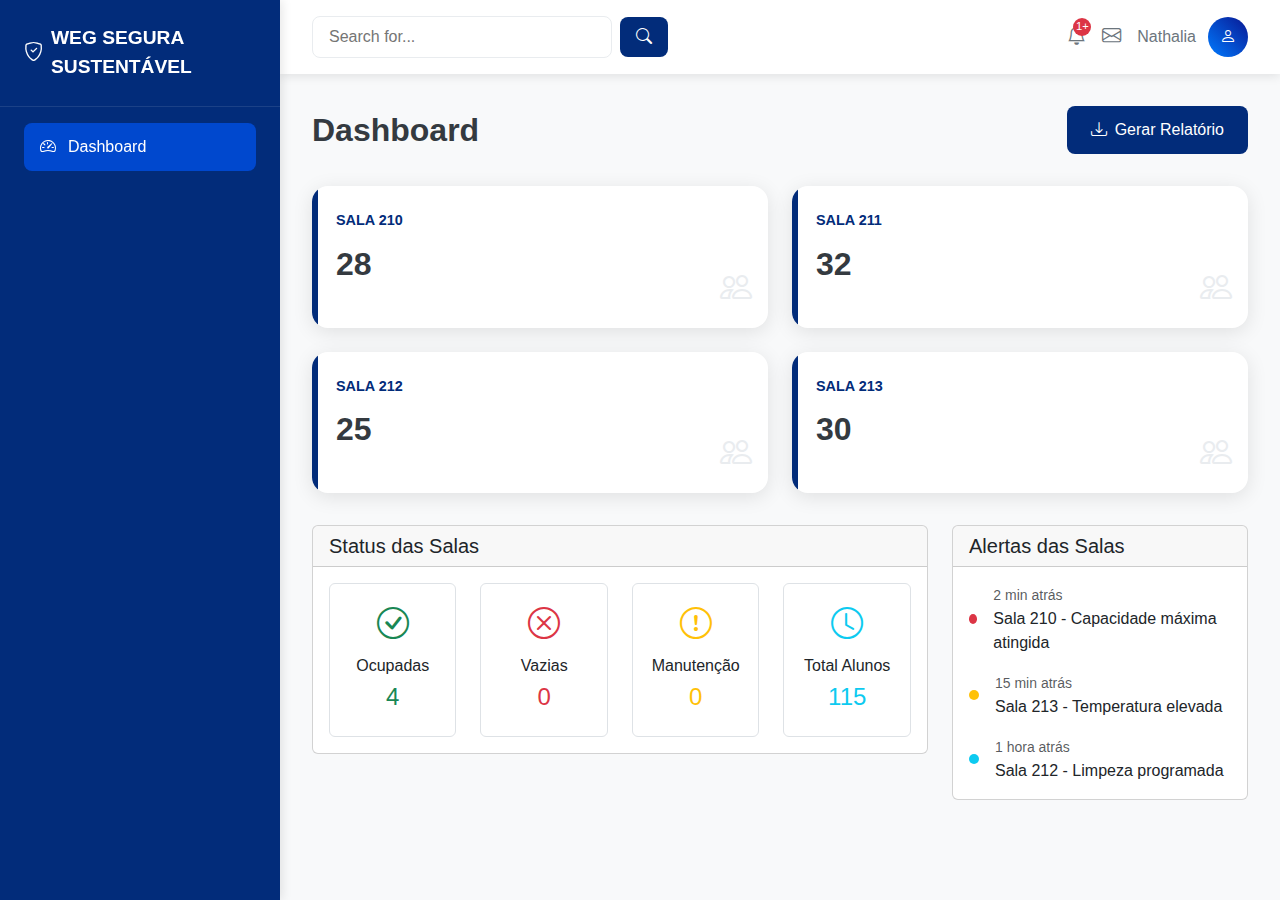
<file: seguranca/src/main/resources/templates/index.html>
<!DOCTYPE html>
<html lang="pt-BR">

<head>
    <meta charset="UTF-8">
    <meta name="viewport" content="width=device-width, initial-scale=1.0">
    <title>WEG Segura Sustentável - Dashboard</title>

    <link href="https://cdn.jsdelivr.net/npm/bootstrap@5.3.0/dist/css/bootstrap.min.css" rel="stylesheet">
    <link href="https://cdn.jsdelivr.net/npm/bootstrap-icons@1.10.0/font/bootstrap-icons.css" rel="stylesheet">
    <link rel="icon" href="./Images/weg.png" type="image/x-icon">
    <link rel="stylesheet" href="./style.css">

</head>

<body>
    <nav class="sidebar">
        <div class="sidebar-header">
            <a href="#" class="sidebar-brand">
                <i class="bi bi-shield-check"></i>
                WEG SEGURA SUSTENTÁVEL
            </a>
        </div>

        <div class="sidebar-nav">
            <div class="nav-section">
                <div class="nav-item">
                    <a href="#" class="nav-link active">
                        <i class="bi bi-speedometer2"></i>
                        Dashboard
                    </a>
                </div>
            </div>

            
        </div>
    </nav>

    <div class="main-content">
        <header class="header">
            <div class="search-container">
                <input type="text" class="search-input" placeholder="Search for...">
                <button class="search-btn">
                    <i class="bi bi-search"></i>
                </button>
            </div>

            <div class="header-right">
                <div class="notification-icon">
                    <i class="bi bi-bell"></i>
                    <span class="notification-badge">1+</span>
                </div>

                <div class="notification-icon">
                    <i class="bi bi-envelope"></i>
                </div>

                <div class="user-info">
                    <span>Nathalia</span>
                    <div class="user-avatar">
                        <i class="bi bi-person"></i>
                    </div>
                </div>
            </div>
        </header>

        <main class="dashboard-content">
            <div class="dashboard-header">
                <h1 class="dashboard-title">Dashboard</h1>
                <button class="report-btn">
                    <i class="bi bi-download"></i>
                    Gerar Relatório
                </button>
            </div>

            <div class="stats-cards">
                <div class="stat-card">
                    <div class="stat-title">SALA 210</div>
                    <div class="stat-value">28</div>
                    <i class="bi bi-people stat-icon"></i>
                </div>

                <div class="stat-card">
                    <div class="stat-title">SALA 211</div>
                    <div class="stat-value">32</div>
                    <i class="bi bi-people stat-icon"></i>
                </div>

                <div class="stat-card">
                    <div class="stat-title">SALA 212</div>
                    <div class="stat-value">25</div>
                    <i class="bi bi-people stat-icon"></i>
                </div>

                <div class="stat-card">
                    <div class="stat-title">SALA 213</div>
                    <div class="stat-value">30</div>
                    <i class="bi bi-people stat-icon"></i>
                </div>
            </div>

            <div class="row">
                <div class="col-lg-8">
                    <div class="card">
                        <div class="card-header">
                            <h5 class="card-title mb-0">Status das Salas</h5>
                        </div>
                        <div class="card-body">
                            <div class="row text-center">
                                <div class="col-md-3">
                                    <div class="border rounded p-3">
                                        <i class="bi bi-check-circle text-success" style="font-size: 2rem;"></i>
                                        <h6 class="mt-2">Ocupadas</h6>
                                        <h4 class="text-success">4</h4>
                                    </div>
                                </div>
                                <div class="col-md-3">
                                    <div class="border rounded p-3">
                                        <i class="bi bi-x-circle text-danger" style="font-size: 2rem;"></i>
                                        <h6 class="mt-2">Vazias</h6>
                                        <h4 class="text-danger">0</h4>
                                    </div>
                                </div>
                                <div class="col-md-3">
                                    <div class="border rounded p-3">
                                        <i class="bi bi-exclamation-circle text-warning" style="font-size: 2rem;"></i>
                                        <h6 class="mt-2">Manutenção</h6>
                                        <h4 class="text-warning">0</h4>
                                    </div>
                                </div>
                                <div class="col-md-3">
                                    <div class="border rounded p-3">
                                        <i class="bi bi-clock text-info" style="font-size: 2rem;"></i>
                                        <h6 class="mt-2">Total Alunos</h6>
                                        <h4 class="text-info">115</h4>
                                    </div>
                                </div>
                            </div>
                        </div>
                    </div>
                </div>

                <div class="col-lg-4">
                    <div class="card">
                        <div class="card-header">
                            <h5 class="card-title mb-0">Alertas das Salas</h5>
                        </div>
                        <div class="card-body">
                            <div class="d-flex align-items-center mb-3">
                                <div class="bg-danger rounded-circle me-3" style="width: 10px; height: 10px;"></div>
                                <div>
                                    <small class="text-muted">2 min atrás</small>
                                    <p class="mb-0">Sala 210 - Capacidade máxima atingida</p>
                                </div>
                            </div>
                            <div class="d-flex align-items-center mb-3">
                                <div class="bg-warning rounded-circle me-3" style="width: 10px; height: 10px;"></div>
                                <div>
                                    <small class="text-muted">15 min atrás</small>
                                    <p class="mb-0">Sala 213 - Temperatura elevada</p>
                                </div>
                            </div>
                            <div class="d-flex align-items-center">
                                <div class="bg-info rounded-circle me-3" style="width: 10px; height: 10px;"></div>
                                <div>
                                    <small class="text-muted">1 hora atrás</small>
                                    <p class="mb-0">Sala 212 - Limpeza programada</p>
                                </div>
                            </div>
                        </div>
                    </div>
                </div>
            </div>
        </main>
    </div>

    <script src="https://cdn.jsdelivr.net/npm/bootstrap@5.3.0/dist/js/bootstrap.bundle.min.js"></script>

    <script>
        // Dados das salas
        const salasData = {
            'SALA 210': { alunos: 28, capacidade: 30, status: 'ocupada', professor: 'Prof. Vavin' },
            'SALA 211': { alunos: 32, capacidade: 35, status: 'ocupada', professor: 'Prof. Brunin' },
            'SALA 212': { alunos: 25, capacidade: 30, status: 'ocupada', professor: 'Prof. Krizin' },
            'SALA 213': { alunos: 30, capacidade: 32, status: 'ocupada', professor: 'Prof. Luquin' }
        };

        document.addEventListener('DOMContentLoaded', function () {
            // Make cards clickable with detailed information
            const statCards = document.querySelectorAll('.stat-card');
            statCards.forEach(card => {
                card.style.cursor = 'pointer';
                card.addEventListener('click', function () {
                    const salaTitle = this.querySelector('.stat-title').textContent;
                    const salaData = salasData[salaTitle];

                    if (salaData) {
                        const modal = `
                             <div class="modal fade" id="salaModal" tabindex="-1">
                                 <div class="modal-dialog">
                                     <div class="modal-content">
                                         <div class="modal-header">
                                             <h5 class="modal-title">${salaTitle}</h5>
                                             <button type="button" class="btn-close" data-bs-dismiss="modal"></button>
                                         </div>
                                         <div class="modal-body">
                                             <div class="row">
                                                 <div class="col-6">
                                                     <p><strong>Alunos:</strong> ${salaData.alunos}</p>
                                                     <p><strong>Capacidade:</strong> ${salaData.capacidade}</p>
                                                 </div>
                                                 <div class="col-6">
                                                     <p><strong>Status:</strong> <span class="badge bg-success">${salaData.status}</span></p>
                                                     <p><strong>Professor:</strong> ${salaData.professor}</p>
                                                 </div>
                                             </div>
                                             <div class="progress mt-3">
                                                 <div class="progress-bar" style="width: ${(salaData.alunos / salaData.capacidade) * 100}%">
                                                     ${Math.round((salaData.alunos / salaData.capacidade) * 100)}%
                                                 </div>
                                             </div>
                                         </div>
                                     </div>
                                 </div>
                             </div>
                         `;

                        // Remove existing modal if any
                        const existingModal = document.getElementById('salaModal');
                        if (existingModal) {
                            existingModal.remove();
                        }

                        // Add new modal
                        document.body.insertAdjacentHTML('beforeend', modal);

                        // Show modal
                        const modalElement = new bootstrap.Modal(document.getElementById('salaModal'));
                        modalElement.show();
                    }

                    // Animation effect
                    this.style.transform = 'scale(1.02)';
                    setTimeout(() => {
                        this.style.transform = 'scale(1)';
                    }, 200);
                });
            });

            // Search functionality with real filtering
            const searchInput = document.querySelector('.search-input');
            const searchBtn = document.querySelector('.search-btn');

            searchBtn.addEventListener('click', function () {
                const searchTerm = searchInput.value.toLowerCase().trim();
                if (searchTerm) {
                    const matchingSalas = Object.keys(salasData).filter(sala =>
                        sala.toLowerCase().includes(searchTerm) ||
                        salasData[sala].professor.toLowerCase().includes(searchTerm)
                    );

                    if (matchingSalas.length > 0) {
                        const results = matchingSalas.map(sala =>
                            `${sala}: ${salasData[sala].alunos} alunos (${salasData[sala].professor})`
                        ).join('\n');
                        alert(`Resultados da busca:\n\n${results}`);
                    } else {
                        alert('Nenhuma sala encontrada com esse termo.');
                    }
                } else {
                    alert('Digite um termo para pesquisar.');
                }
            });

            // Enter key for search
            searchInput.addEventListener('keypress', function (e) {
                if (e.key === 'Enter') {
                    searchBtn.click();
                }
            });

            // Report button with real data
            const reportBtn = document.querySelector('.report-btn');
            reportBtn.addEventListener('click', function () {
                const totalAlunos = Object.values(salasData).reduce((sum, sala) => sum + sala.alunos, 0);
                const totalCapacidade = Object.values(salasData).reduce((sum, sala) => sum + sala.capacidade, 0);
                const ocupacaoMedia = Math.round((totalAlunos / totalCapacidade) * 100);

                const report = `
RELATÓRIO DE OCUPAÇÃO DAS SALAS
Data: ${new Date().toLocaleDateString('pt-BR')}

RESUMO:
- Total de Salas: 4
- Total de Alunos: ${totalAlunos}
- Capacidade Total: ${totalCapacidade}
- Ocupação Média: ${ocupacaoMedia}%

DETALHES POR SALA:
${Object.entries(salasData).map(([sala, data]) =>
                    `${sala}: ${data.alunos}/${data.capacidade} alunos (${Math.round((data.alunos / data.capacidade) * 100)}%) - ${data.professor}`
                ).join('\n')}
                 `;

                // Create and download report
                const blob = new Blob([report], { type: 'text/plain' });
                const url = window.URL.createObjectURL(blob);
                const a = document.createElement('a');
                a.href = url;
                a.download = `relatorio_salas_${new Date().toISOString().split('T')[0]}.txt`;
                a.click();
                window.URL.revokeObjectURL(url);

                alert('Relatório gerado e baixado com sucesso!');
            });

            // Real-time updates simulation
            setInterval(() => {
                // Simulate small changes in student count
                Object.keys(salasData).forEach(sala => {
                    if (Math.random() < 0.1) { // 10% chance of change
                        const change = Math.random() < 0.5 ? 1 : -1;
                        const newCount = Math.max(0, Math.min(salasData[sala].capacidade, salasData[sala].alunos + change));
                        salasData[sala].alunos = newCount;

                        // Update the card display
                        const card = Array.from(statCards).find(card =>
                            card.querySelector('.stat-title').textContent === sala
                        );
                        if (card) {
                            card.querySelector('.stat-value').textContent = newCount;
                        }
                    }
                });
            }, 30000); // Update every 30 seconds
        });
    </script>
</body>

</html>
</file>
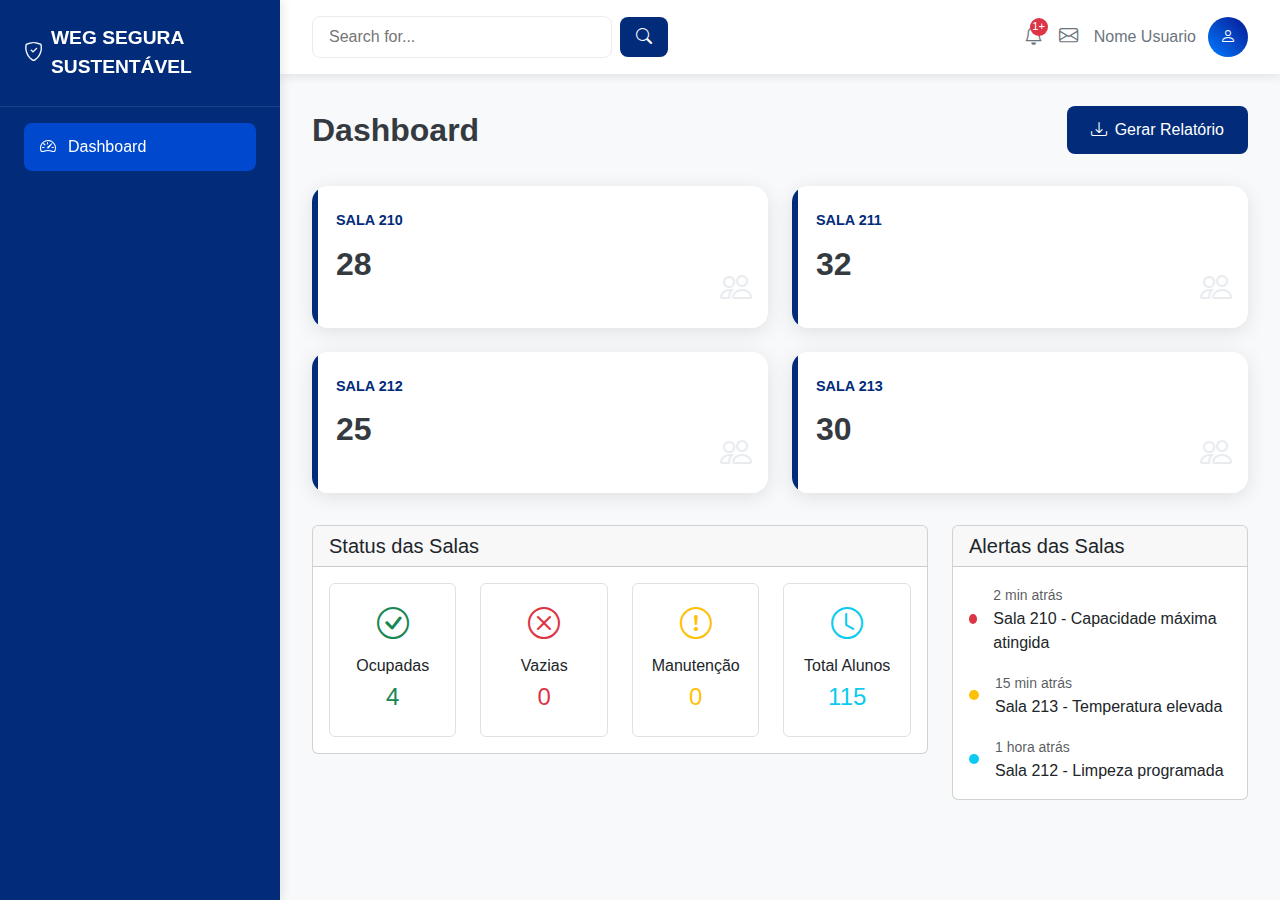
<file: seguranca/src/main/resources/templates/front-end/index.html>
<!DOCTYPE html>
<html lang="pt-BR">

<head>
    <meta charset="UTF-8">
    <meta name="viewport" content="width=device-width, initial-scale=1.0">
    <title>WEG Segura Sustentável - Dashboard</title>

    <link href="https://cdn.jsdelivr.net/npm/bootstrap@5.3.0/dist/css/bootstrap.min.css" rel="stylesheet">
    <link href="https://cdn.jsdelivr.net/npm/bootstrap-icons@1.10.0/font/bootstrap-icons.css" rel="stylesheet">
    <link rel="stylesheet" href="style.css">

</head>

<body>
    <nav class="sidebar">
        <div class="sidebar-header">
            <a href="#" class="sidebar-brand">
                <i class="bi bi-shield-check"></i>
                WEG SEGURA SUSTENTÁVEL
            </a>
        </div>

        <div class="sidebar-nav">
            <div class="nav-section">
                <div class="nav-item">
                    <a href="#" class="nav-link active">
                        <i class="bi bi-speedometer2"></i>
                        Dashboard
                    </a>
                </div>
            </div>

            
        </div>
    </nav>

    <div class="main-content">
        <header class="header">
            <div class="search-container">
                <input type="text" class="search-input" placeholder="Search for...">
                <button class="search-btn">
                    <i class="bi bi-search"></i>
                </button>
            </div>

            <div class="header-right">
                <div class="notification-icon">
                    <i class="bi bi-bell"></i>
                    <span class="notification-badge">1+</span>
                </div>

                <div class="notification-icon">
                    <i class="bi bi-envelope"></i>
                </div>

                <div class="user-info">
                    <span>Nome Usuario</span>
                    <div class="user-avatar">
                        <i class="bi bi-person"></i>
                    </div>
                </div>
            </div>
        </header>

        <main class="dashboard-content">
            <div class="dashboard-header">
                <h1 class="dashboard-title">Dashboard</h1>
                <button class="report-btn">
                    <i class="bi bi-download"></i>
                    Gerar Relatório
                </button>
            </div>

            <div class="stats-cards">
                <div class="stat-card">
                    <div class="stat-title">SALA 210</div>
                    <div class="stat-value">28</div>
                    <i class="bi bi-people stat-icon"></i>
                </div>

                <div class="stat-card">
                    <div class="stat-title">SALA 211</div>
                    <div class="stat-value">32</div>
                    <i class="bi bi-people stat-icon"></i>
                </div>

                <div class="stat-card">
                    <div class="stat-title">SALA 212</div>
                    <div class="stat-value">25</div>
                    <i class="bi bi-people stat-icon"></i>
                </div>

                <div class="stat-card">
                    <div class="stat-title">SALA 213</div>
                    <div class="stat-value">30</div>
                    <i class="bi bi-people stat-icon"></i>
                </div>
            </div>

            <div class="row">
                <div class="col-lg-8">
                    <div class="card">
                        <div class="card-header">
                            <h5 class="card-title mb-0">Status das Salas</h5>
                        </div>
                        <div class="card-body">
                            <div class="row text-center">
                                <div class="col-md-3">
                                    <div class="border rounded p-3">
                                        <i class="bi bi-check-circle text-success" style="font-size: 2rem;"></i>
                                        <h6 class="mt-2">Ocupadas</h6>
                                        <h4 class="text-success">4</h4>
                                    </div>
                                </div>
                                <div class="col-md-3">
                                    <div class="border rounded p-3">
                                        <i class="bi bi-x-circle text-danger" style="font-size: 2rem;"></i>
                                        <h6 class="mt-2">Vazias</h6>
                                        <h4 class="text-danger">0</h4>
                                    </div>
                                </div>
                                <div class="col-md-3">
                                    <div class="border rounded p-3">
                                        <i class="bi bi-exclamation-circle text-warning" style="font-size: 2rem;"></i>
                                        <h6 class="mt-2">Manutenção</h6>
                                        <h4 class="text-warning">0</h4>
                                    </div>
                                </div>
                                <div class="col-md-3">
                                    <div class="border rounded p-3">
                                        <i class="bi bi-clock text-info" style="font-size: 2rem;"></i>
                                        <h6 class="mt-2">Total Alunos</h6>
                                        <h4 class="text-info">115</h4>
                                    </div>
                                </div>
                            </div>
                        </div>
                    </div>
                </div>

                <div class="col-lg-4">
                    <div class="card">
                        <div class="card-header">
                            <h5 class="card-title mb-0">Alertas das Salas</h5>
                        </div>
                        <div class="card-body">
                            <div class="d-flex align-items-center mb-3">
                                <div class="bg-danger rounded-circle me-3" style="width: 10px; height: 10px;"></div>
                                <div>
                                    <small class="text-muted">2 min atrás</small>
                                    <p class="mb-0">Sala 210 - Capacidade máxima atingida</p>
                                </div>
                            </div>
                            <div class="d-flex align-items-center mb-3">
                                <div class="bg-warning rounded-circle me-3" style="width: 10px; height: 10px;"></div>
                                <div>
                                    <small class="text-muted">15 min atrás</small>
                                    <p class="mb-0">Sala 213 - Temperatura elevada</p>
                                </div>
                            </div>
                            <div class="d-flex align-items-center">
                                <div class="bg-info rounded-circle me-3" style="width: 10px; height: 10px;"></div>
                                <div>
                                    <small class="text-muted">1 hora atrás</small>
                                    <p class="mb-0">Sala 212 - Limpeza programada</p>
                                </div>
                            </div>
                        </div>
                    </div>
                </div>
            </div>
        </main>
    </div>

    <script src="https://cdn.jsdelivr.net/npm/bootstrap@5.3.0/dist/js/bootstrap.bundle.min.js"></script>

    <script>
        // Dados das salas
        const salasData = {
            'SALA 210': { alunos: 28, capacidade: 30, status: 'ocupada', professor: 'Prof. Silva' },
            'SALA 211': { alunos: 32, capacidade: 35, status: 'ocupada', professor: 'Prof. Santos' },
            'SALA 212': { alunos: 25, capacidade: 30, status: 'ocupada', professor: 'Prof. Costa' },
            'SALA 213': { alunos: 30, capacidade: 32, status: 'ocupada', professor: 'Prof. Oliveira' }
        };

        document.addEventListener('DOMContentLoaded', function () {
            // Make cards clickable with detailed information
            const statCards = document.querySelectorAll('.stat-card');
            statCards.forEach(card => {
                card.style.cursor = 'pointer';
                card.addEventListener('click', function () {
                    const salaTitle = this.querySelector('.stat-title').textContent;
                    const salaData = salasData[salaTitle];

                    if (salaData) {
                        const modal = `
                             <div class="modal fade" id="salaModal" tabindex="-1">
                                 <div class="modal-dialog">
                                     <div class="modal-content">
                                         <div class="modal-header">
                                             <h5 class="modal-title">${salaTitle}</h5>
                                             <button type="button" class="btn-close" data-bs-dismiss="modal"></button>
                                         </div>
                                         <div class="modal-body">
                                             <div class="row">
                                                 <div class="col-6">
                                                     <p><strong>Alunos:</strong> ${salaData.alunos}</p>
                                                     <p><strong>Capacidade:</strong> ${salaData.capacidade}</p>
                                                 </div>
                                                 <div class="col-6">
                                                     <p><strong>Status:</strong> <span class="badge bg-success">${salaData.status}</span></p>
                                                     <p><strong>Professor:</strong> ${salaData.professor}</p>
                                                 </div>
                                             </div>
                                             <div class="progress mt-3">
                                                 <div class="progress-bar" style="width: ${(salaData.alunos / salaData.capacidade) * 100}%">
                                                     ${Math.round((salaData.alunos / salaData.capacidade) * 100)}%
                                                 </div>
                                             </div>
                                         </div>
                                     </div>
                                 </div>
                             </div>
                         `;

                        // Remove existing modal if any
                        const existingModal = document.getElementById('salaModal');
                        if (existingModal) {
                            existingModal.remove();
                        }

                        // Add new modal
                        document.body.insertAdjacentHTML('beforeend', modal);

                        // Show modal
                        const modalElement = new bootstrap.Modal(document.getElementById('salaModal'));
                        modalElement.show();
                    }

                    // Animation effect
                    this.style.transform = 'scale(1.02)';
                    setTimeout(() => {
                        this.style.transform = 'scale(1)';
                    }, 200);
                });
            });

            // Search functionality with real filtering
            const searchInput = document.querySelector('.search-input');
            const searchBtn = document.querySelector('.search-btn');

            searchBtn.addEventListener('click', function () {
                const searchTerm = searchInput.value.toLowerCase().trim();
                if (searchTerm) {
                    const matchingSalas = Object.keys(salasData).filter(sala =>
                        sala.toLowerCase().includes(searchTerm) ||
                        salasData[sala].professor.toLowerCase().includes(searchTerm)
                    );

                    if (matchingSalas.length > 0) {
                        const results = matchingSalas.map(sala =>
                            `${sala}: ${salasData[sala].alunos} alunos (${salasData[sala].professor})`
                        ).join('\n');
                        alert(`Resultados da busca:\n\n${results}`);
                    } else {
                        alert('Nenhuma sala encontrada com esse termo.');
                    }
                } else {
                    alert('Digite um termo para pesquisar.');
                }
            });

            // Enter key for search
            searchInput.addEventListener('keypress', function (e) {
                if (e.key === 'Enter') {
                    searchBtn.click();
                }
            });

            // Report button with real data
            const reportBtn = document.querySelector('.report-btn');
            reportBtn.addEventListener('click', function () {
                const totalAlunos = Object.values(salasData).reduce((sum, sala) => sum + sala.alunos, 0);
                const totalCapacidade = Object.values(salasData).reduce((sum, sala) => sum + sala.capacidade, 0);
                const ocupacaoMedia = Math.round((totalAlunos / totalCapacidade) * 100);

                const report = `
RELATÓRIO DE OCUPAÇÃO DAS SALAS
Data: ${new Date().toLocaleDateString('pt-BR')}

RESUMO:
- Total de Salas: 4
- Total de Alunos: ${totalAlunos}
- Capacidade Total: ${totalCapacidade}
- Ocupação Média: ${ocupacaoMedia}%

DETALHES POR SALA:
${Object.entries(salasData).map(([sala, data]) =>
                    `${sala}: ${data.alunos}/${data.capacidade} alunos (${Math.round((data.alunos / data.capacidade) * 100)}%) - ${data.professor}`
                ).join('\n')}
                 `;

                // Create and download report
                const blob = new Blob([report], { type: 'text/plain' });
                const url = window.URL.createObjectURL(blob);
                const a = document.createElement('a');
                a.href = url;
                a.download = `relatorio_salas_${new Date().toISOString().split('T')[0]}.txt`;
                a.click();
                window.URL.revokeObjectURL(url);

                alert('Relatório gerado e baixado com sucesso!');
            });

            // Real-time updates simulation
            setInterval(() => {
                // Simulate small changes in student count
                Object.keys(salasData).forEach(sala => {
                    if (Math.random() < 0.1) { // 10% chance of change
                        const change = Math.random() < 0.5 ? 1 : -1;
                        const newCount = Math.max(0, Math.min(salasData[sala].capacidade, salasData[sala].alunos + change));
                        salasData[sala].alunos = newCount;

                        // Update the card display
                        const card = Array.from(statCards).find(card =>
                            card.querySelector('.stat-title').textContent === sala
                        );
                        if (card) {
                            card.querySelector('.stat-value').textContent = newCount;
                        }
                    }
                });
            }, 30000); // Update every 30 seconds
        });
    </script>
</body>

</html>
</file>
<file: seguranca/src/main/resources/templates/style.css>
:root {
            --teal-color: #022c7a;
            --teal-dark: #011e53;
            --teal-light: #0048ce;
        }

        body {
            font-family: 'Segoe UI', Tahoma, Geneva, Verdana, sans-serif;
            background-color: #f8f9fa;
        }

        .sidebar {
            background-color: var(--teal-color);
            min-height: 100vh;
            position: fixed;
            left: 0;
            top: 0;
            width: 280px;
            z-index: 1000;
            box-shadow: 2px 0 10px rgba(0, 0, 0, 0.1);
        }

        .sidebar-header {
            padding: 1.5rem;
            border-bottom: 1px solid rgba(255, 255, 255, 0.1);
        }

        .sidebar-brand {
            color: white;
            font-weight: bold;
            font-size: 1.2rem;
            text-decoration: none;
            display: flex;
            align-items: center;
            gap: 0.5rem;
        }

        .sidebar-nav {
            padding: 1rem 0;
        }

        .nav-section {
            padding: 0 1.5rem;
            margin-bottom: 1rem;
        }

        .nav-section-title {
            color: white;
            font-size: 0.8rem;
            font-weight: 600;
            text-transform: uppercase;
            margin-bottom: 0.5rem;
            opacity: 0.9;
        }

        .nav-item {
            margin-bottom: 0.25rem;
        }

        .nav-link {
            color: white;
            text-decoration: none;
            padding: 0.75rem 1rem;
            border-radius: 0.5rem;
            display: flex;
            align-items: center;
            gap: 0.75rem;
            transition: all 0.3s ease;
        }

        .nav-link:hover {
            background-color: rgba(255, 255, 255, 0.1);
            color: white;
        }

        .nav-link.active {
            background-color: var(--teal-light);
            color: white;
        }

        .main-content {
            margin-left: 280px;
            min-height: 100vh;
        }

        .header {
            background-color: white;
            padding: 1rem 2rem;
            box-shadow: 0 2px 10px rgba(0, 0, 0, 0.1);
            display: flex;
            justify-content: space-between;
            align-items: center;
        }

        .search-container {
            display: flex;
            align-items: center;
            gap: 0.5rem;
        }

        .search-input {
            border: 1px solid #e9ecef;
            border-radius: 0.5rem;
            padding: 0.5rem 1rem;
            width: 300px;
        }

        .search-btn {
            background-color: var(--teal-color);
            border: none;
            border-radius: 0.5rem;
            padding: 0.5rem 1rem;
            color: white;
        }

        .header-right {
            display: flex;
            align-items: center;
            gap: 1rem;
        }

        .notification-icon {
            position: relative;
            color: #6c757d;
            font-size: 1.2rem;
        }

        .notification-badge {
            position: absolute;
            top: -5px;
            right: -5px;
            background-color: #dc3545;
            color: white;
            border-radius: 50%;
            width: 18px;
            height: 18px;
            font-size: 0.7rem;
            display: flex;
            align-items: center;
            justify-content: center;
        }

        .user-info {
            display: flex;
            align-items: center;
            gap: 0.75rem;
            color: #6c757d;
        }

        .user-avatar {
            width: 40px;
            height: 40px;
            border-radius: 50%;
            background: linear-gradient(45deg, #007bff, #091792);
            display: flex;
            align-items: center;
            justify-content: center;
            color: white;
            font-weight: bold;
        }

        .dashboard-content {
            padding: 2rem;
        }

        .dashboard-header {
            display: flex;
            justify-content: space-between;
            align-items: center;
            margin-bottom: 2rem;
        }

        .dashboard-title {
            font-size: 2rem;
            font-weight: 600;
            color: #343a40;
            margin: 0;
        }

        .report-btn {
            background-color: var(--teal-color);
            border: none;
            border-radius: 0.5rem;
            padding: 0.75rem 1.5rem;
            color: white;
            display: flex;
            align-items: center;
            gap: 0.5rem;
            font-weight: 500;
        }

        .report-btn:hover {
            background-color: var(--teal-dark);
            color: white;
        }

        .stats-cards {
            display: grid;
            grid-template-columns: repeat(auto-fit, minmax(300px, 1fr));
            gap: 1.5rem;
            margin-bottom: 2rem;
        }

        .stat-card {
            background-color: white;
            border-radius: 1rem;
            padding: 1.5rem;
            box-shadow: 0 4px 20px rgba(0, 0, 0, 0.1);
            position: relative;
            overflow: hidden;
        }

        .stat-card::before {
            content: '';
            position: absolute;
            left: 0;
            top: 0;
            bottom: 0;
            width: 6px;
            background-color: var(--teal-color);
        }

        .stat-title {
            color: var(--teal-color);
            font-size: 0.9rem;
            font-weight: 600;
            margin-bottom: 0.5rem;
        }

        .stat-value {
            font-size: 2rem;
            font-weight: 700;
            color: #343a40;
            margin-bottom: 1rem;
        }

        .stat-icon {
            position: absolute;
            bottom: 1rem;
            right: 1rem;
            color: #e9ecef;
            font-size: 2rem;
        }

            @media (max-width: 768px) {
            .sidebar {
                transform: translateX(-100%);
                transition: transform 0.3s ease;
            }

            .sidebar.show {
                transform: translateX(0);
            }

            .main-content {
                margin-left: 0;
            }

            .search-input {
                width: 200px;
            }
        }
</file>
<file: seguranca/src/main/resources/templates/front-end/style.css>
:root {
            --teal-color: #022c7a;
            --teal-dark: #011e53;
            --teal-light: #0048ce;
        }

        body {
            font-family: 'Segoe UI', Tahoma, Geneva, Verdana, sans-serif;
            background-color: #f8f9fa;
        }

        .sidebar {
            background-color: var(--teal-color);
            min-height: 100vh;
            position: fixed;
            left: 0;
            top: 0;
            width: 280px;
            z-index: 1000;
            box-shadow: 2px 0 10px rgba(0, 0, 0, 0.1);
        }

        .sidebar-header {
            padding: 1.5rem;
            border-bottom: 1px solid rgba(255, 255, 255, 0.1);
        }

        .sidebar-brand {
            color: white;
            font-weight: bold;
            font-size: 1.2rem;
            text-decoration: none;
            display: flex;
            align-items: center;
            gap: 0.5rem;
        }

        .sidebar-nav {
            padding: 1rem 0;
        }

        .nav-section {
            padding: 0 1.5rem;
            margin-bottom: 1rem;
        }

        .nav-section-title {
            color: white;
            font-size: 0.8rem;
            font-weight: 600;
            text-transform: uppercase;
            margin-bottom: 0.5rem;
            opacity: 0.9;
        }

        .nav-item {
            margin-bottom: 0.25rem;
        }

        .nav-link {
            color: white;
            text-decoration: none;
            padding: 0.75rem 1rem;
            border-radius: 0.5rem;
            display: flex;
            align-items: center;
            gap: 0.75rem;
            transition: all 0.3s ease;
        }

        .nav-link:hover {
            background-color: rgba(255, 255, 255, 0.1);
            color: white;
        }

        .nav-link.active {
            background-color: var(--teal-light);
            color: white;
        }

        .main-content {
            margin-left: 280px;
            min-height: 100vh;
        }

        .header {
            background-color: white;
            padding: 1rem 2rem;
            box-shadow: 0 2px 10px rgba(0, 0, 0, 0.1);
            display: flex;
            justify-content: space-between;
            align-items: center;
        }

        .search-container {
            display: flex;
            align-items: center;
            gap: 0.5rem;
        }

        .search-input {
            border: 1px solid #e9ecef;
            border-radius: 0.5rem;
            padding: 0.5rem 1rem;
            width: 300px;
        }

        .search-btn {
            background-color: var(--teal-color);
            border: none;
            border-radius: 0.5rem;
            padding: 0.5rem 1rem;
            color: white;
        }

        .header-right {
            display: flex;
            align-items: center;
            gap: 1rem;
        }

        .notification-icon {
            position: relative;
            color: #6c757d;
            font-size: 1.2rem;
        }

        .notification-badge {
            position: absolute;
            top: -5px;
            right: -5px;
            background-color: #dc3545;
            color: white;
            border-radius: 50%;
            width: 18px;
            height: 18px;
            font-size: 0.7rem;
            display: flex;
            align-items: center;
            justify-content: center;
        }

        .user-info {
            display: flex;
            align-items: center;
            gap: 0.75rem;
            color: #6c757d;
        }

        .user-avatar {
            width: 40px;
            height: 40px;
            border-radius: 50%;
            background: linear-gradient(45deg, #007bff, #091792);
            display: flex;
            align-items: center;
            justify-content: center;
            color: white;
            font-weight: bold;
        }

        .dashboard-content {
            padding: 2rem;
        }

        .dashboard-header {
            display: flex;
            justify-content: space-between;
            align-items: center;
            margin-bottom: 2rem;
        }

        .dashboard-title {
            font-size: 2rem;
            font-weight: 600;
            color: #343a40;
            margin: 0;
        }

        .report-btn {
            background-color: var(--teal-color);
            border: none;
            border-radius: 0.5rem;
            padding: 0.75rem 1.5rem;
            color: white;
            display: flex;
            align-items: center;
            gap: 0.5rem;
            font-weight: 500;
        }

        .report-btn:hover {
            background-color: var(--teal-dark);
            color: white;
        }

        .stats-cards {
            display: grid;
            grid-template-columns: repeat(auto-fit, minmax(300px, 1fr));
            gap: 1.5rem;
            margin-bottom: 2rem;
        }

        .stat-card {
            background-color: white;
            border-radius: 1rem;
            padding: 1.5rem;
            box-shadow: 0 4px 20px rgba(0, 0, 0, 0.1);
            position: relative;
            overflow: hidden;
        }

        .stat-card::before {
            content: '';
            position: absolute;
            left: 0;
            top: 0;
            bottom: 0;
            width: 6px;
            background-color: var(--teal-color);
        }

        .stat-title {
            color: var(--teal-color);
            font-size: 0.9rem;
            font-weight: 600;
            margin-bottom: 0.5rem;
        }

        .stat-value {
            font-size: 2rem;
            font-weight: 700;
            color: #343a40;
            margin-bottom: 1rem;
        }

        .stat-icon {
            position: absolute;
            bottom: 1rem;
            right: 1rem;
            color: #e9ecef;
            font-size: 2rem;
        }

            @media (max-width: 768px) {
            .sidebar {
                transform: translateX(-100%);
                transition: transform 0.3s ease;
            }

            .sidebar.show {
                transform: translateX(0);
            }

            .main-content {
                margin-left: 0;
            }

            .search-input {
                width: 200px;
            }
        }
</file>
